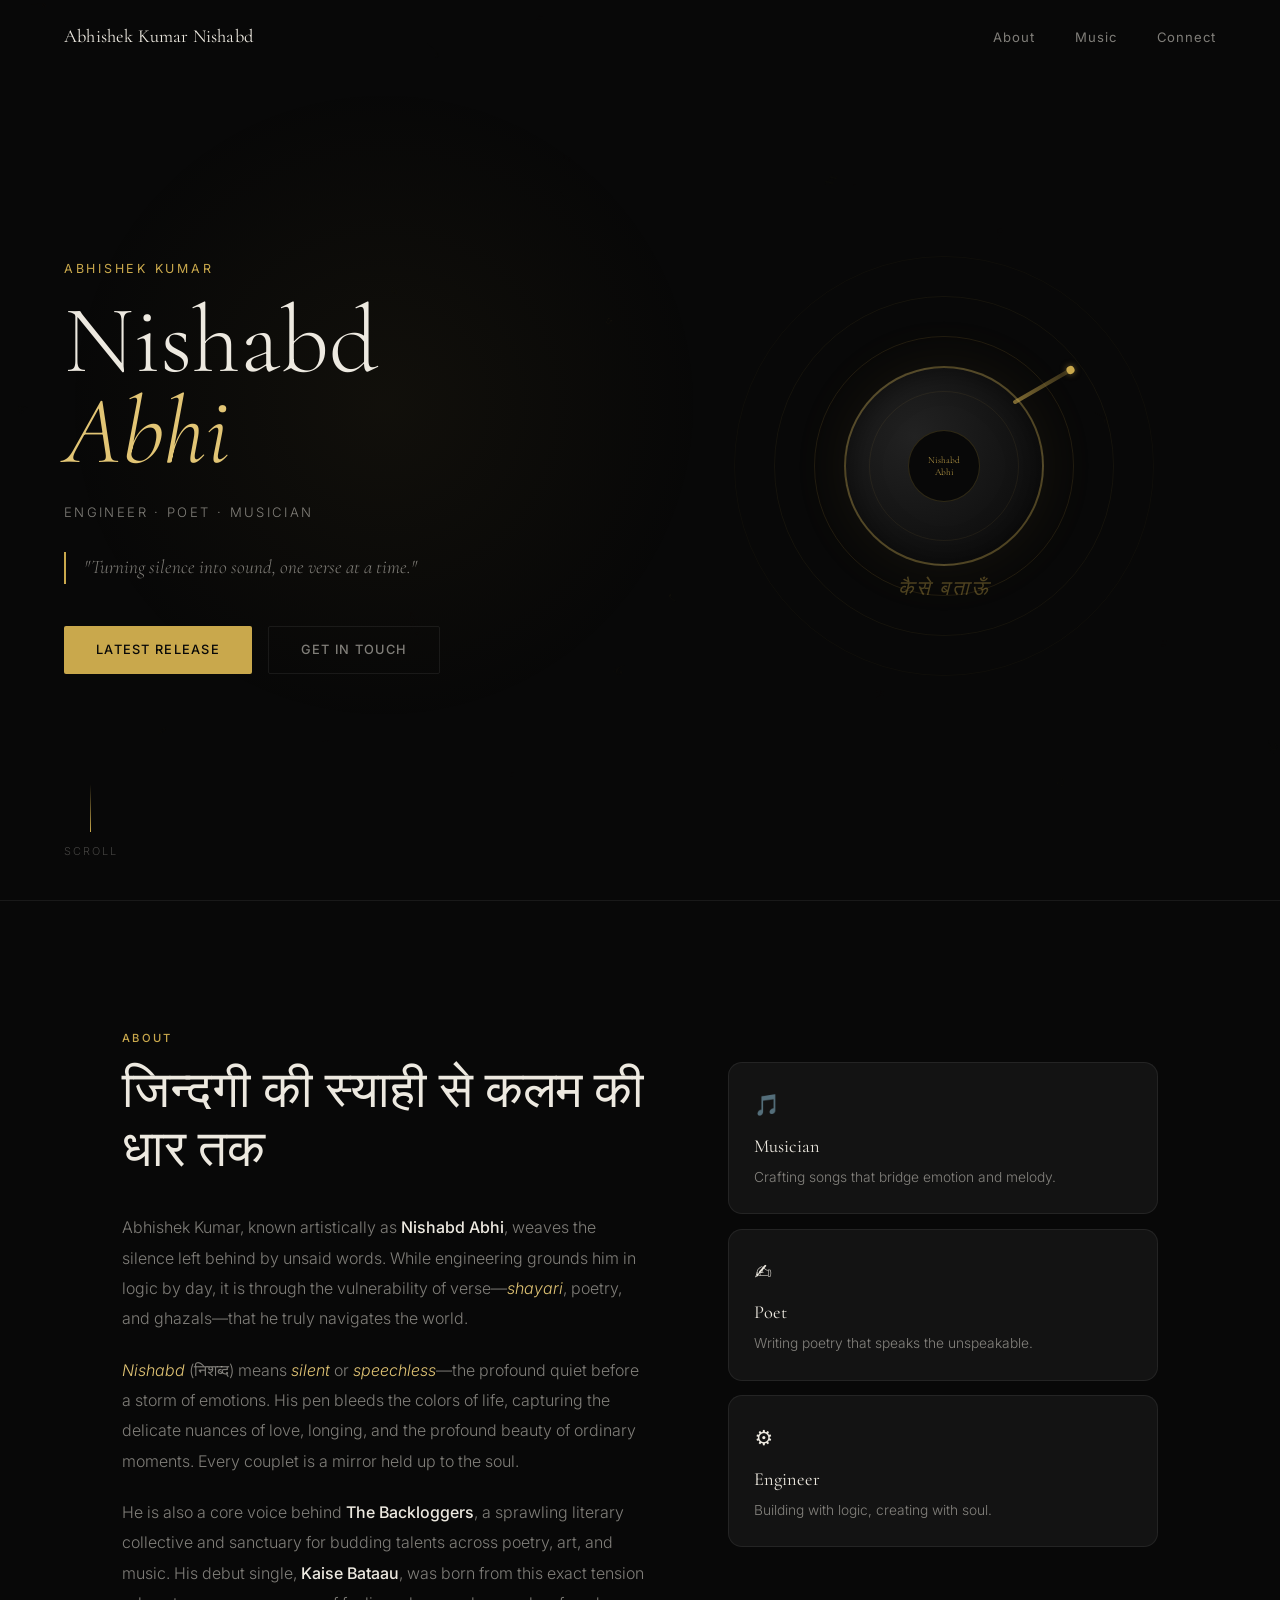
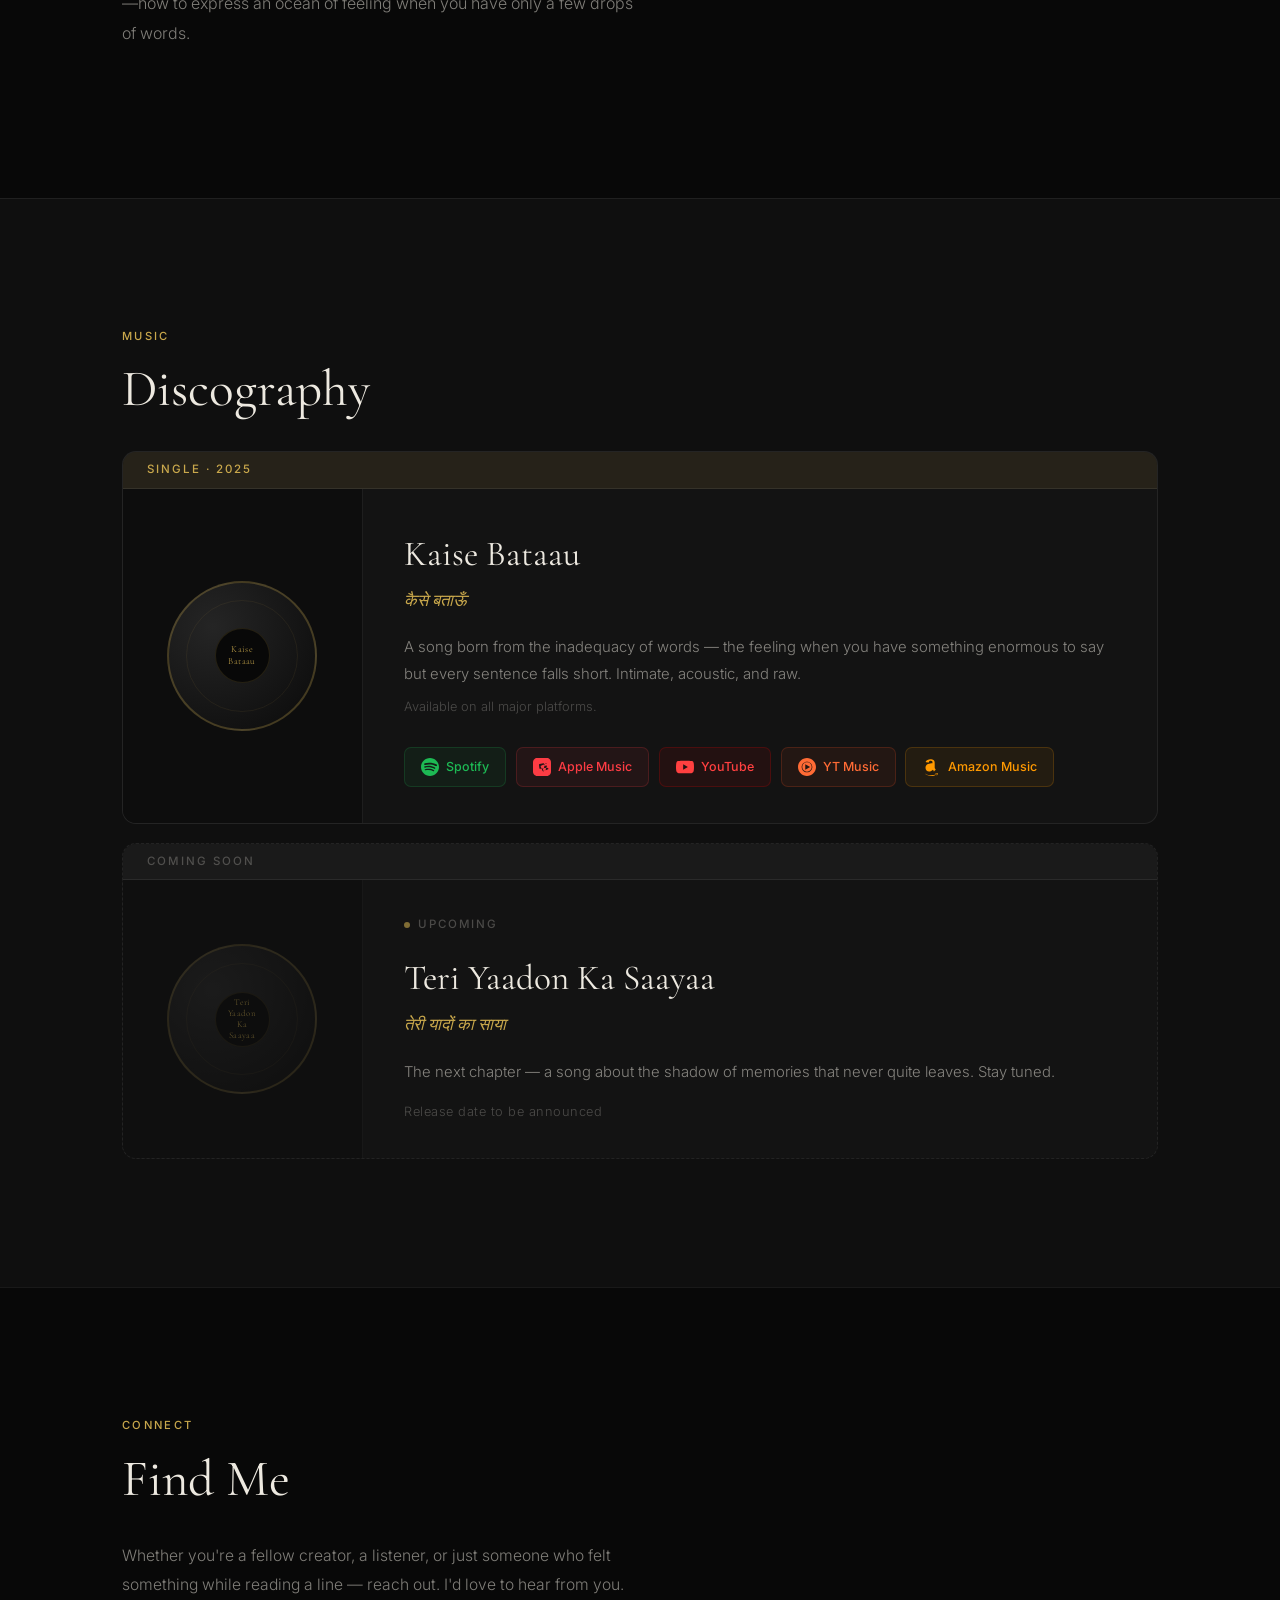
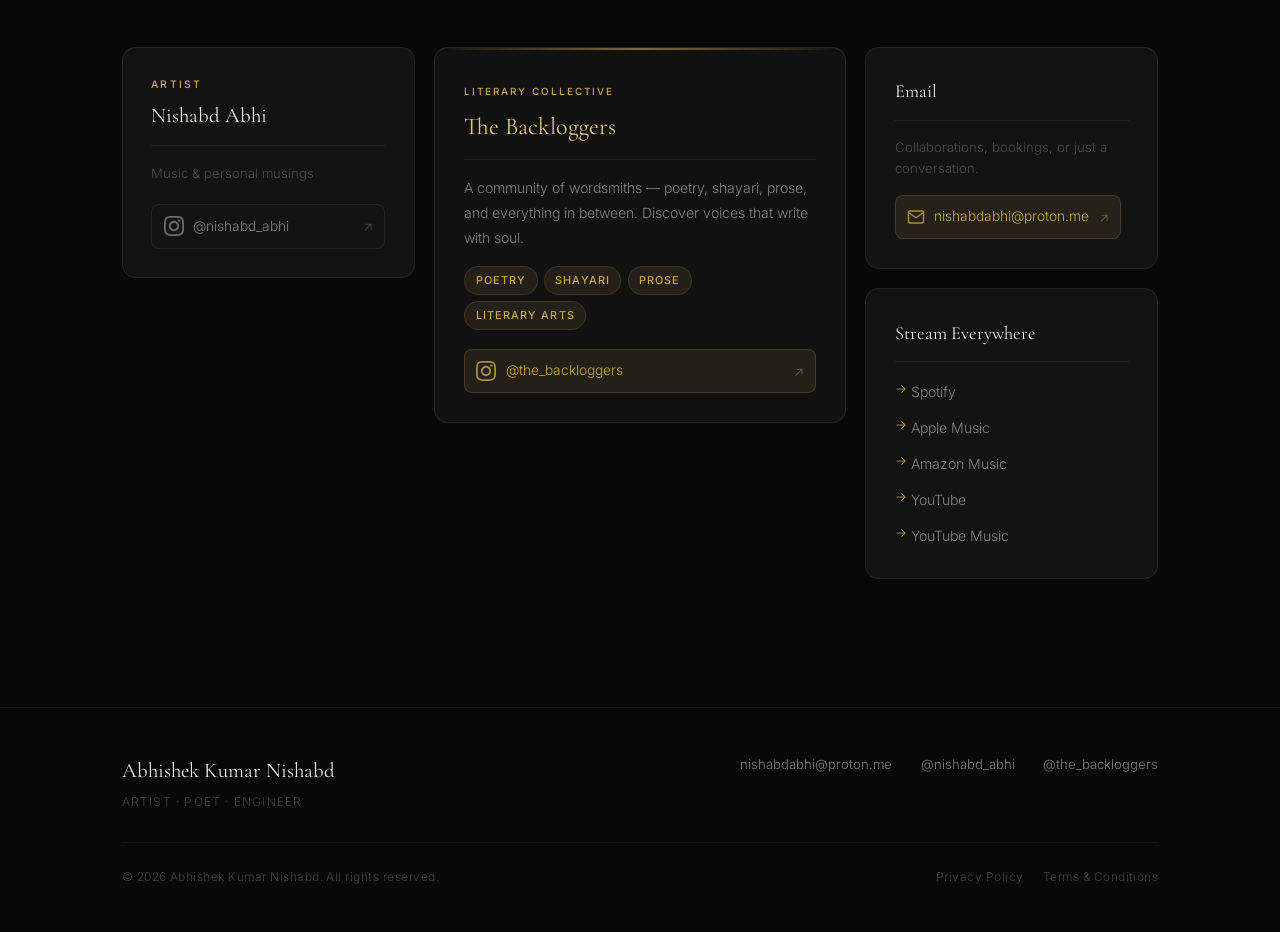
<file: index.html>
<!DOCTYPE html>
<html lang="en">
<head>
  <meta charset="UTF-8" />
  <meta name="viewport" content="width=device-width, initial-scale=1.0" />
  <title>Abhishek Kumar Nishabd — Artist · Poet · Engineer</title>
  <meta name="description" content="Official website of Abhishek Kumar Nishabd — an engineer who turns silence into sound and thoughts into poetry. Listen to Kaise Bataau now." />
  <meta name="author" content="Abhishek Kumar Nishabd" />
  <meta property="og:title" content="Abhishek Kumar Nishabd — Artist · Poet · Engineer" />
  <meta property="og:description" content="An engineer who writes poetry and songs. Listen to the debut release 'Kaise Bataau'." />
  <meta property="og:type" content="website" />

  <!-- Google Fonts -->
  <link rel="preconnect" href="https://fonts.googleapis.com" />
  <link rel="preconnect" href="https://fonts.gstatic.com" crossorigin />
  <link href="https://fonts.googleapis.com/css2?family=Cormorant+Garamond:ital,wght@0,300;0,400;0,500;1,300;1,400&family=Inter:wght@300;400;500&display=swap" rel="stylesheet" />

  <link rel="stylesheet" href="style.css" />
</head>
<body>

  <!-- ============ CURSOR-REACTIVE MUSIC PARTICLES ============ -->
  <canvas id="musicCanvas"></canvas>

  <!-- ============ NAV ============ -->
  <nav class="nav" id="nav">
    <div class="nav-inner">
      <a href="#hero" class="nav-logo">Abhishek Kumar Nishabd</a>
      <ul class="nav-links">
        <li><a href="#about">About</a></li>
        <li><a href="#music">Music</a></li>
        <li><a href="#connect">Connect</a></li>
      </ul>
      <button class="nav-hamburger" id="hamburger" aria-label="Toggle menu">
        <span></span><span></span><span></span>
      </button>
    </div>
    <!-- mobile menu -->
    <div class="mobile-menu" id="mobileMenu">
      <a href="#about" class="mobile-link">About</a>
      <a href="#music" class="mobile-link">Music</a>
      <a href="#connect" class="mobile-link">Connect</a>
    </div>
  </nav>

  <!-- ============ HERO ============ -->
  <section class="hero" id="hero">
    <div class="hero-bg-glow"></div>
    <div class="hero-layout">
      <div class="hero-content">
        <p class="hero-eyebrow">Abhishek Kumar</p>
        <h1 class="hero-title">Nishabd<br /><em>Abhi</em></h1>
        <p class="hero-tagline">Engineer&nbsp;·&nbsp;Poet&nbsp;·&nbsp;Musician</p>
        <p class="hero-quote">"Turning silence into sound, one verse at a time."</p>
        <div class="hero-cta">
          <a href="#music" class="btn btn-primary">Latest Release</a>
          <a href="#connect" class="btn btn-ghost">Get in Touch</a>
        </div>
      </div>

      <!-- Right-side decorative visual -->
      <div class="hero-visual" aria-hidden="true">
        <div class="hero-visual-ring hero-ring-1"></div>
        <div class="hero-visual-ring hero-ring-2"></div>
        <div class="hero-visual-ring hero-ring-3"></div>
        <div class="hero-vinyl">
          <div class="hero-vinyl-inner">
            <div class="hero-vinyl-groove"></div>
            <div class="hero-vinyl-center">
              <span class="hero-vinyl-label">Nishabd<br/>Abhi</span>
            </div>
          </div>
          <div class="hero-needle"></div>
        </div>
        <p class="hero-visual-text">कैसे बताऊँ</p>
      </div>
    </div>

    <div class="hero-scroll-hint">
      <span class="scroll-line"></span>
      <span class="scroll-label">scroll</span>
    </div>
  </section>

  <!-- ============ ABOUT ============ -->
  <section class="about" id="about">
    <div class="container">
      <div class="section-label">About</div>
      <div class="about-grid">
        <div class="about-text">
          <h2 class="section-heading">जिन्दगी की स्याही से कलम की धार तक</h2>
          <p>
            Abhishek Kumar, known artistically as <strong>Nishabd Abhi</strong>, weaves the silence left behind by unsaid words. While engineering grounds him in logic by day, it is through the vulnerability of verse—<em>shayari</em>, poetry, and ghazals—that he truly navigates the world.
          </p>
          <p>
            <em>Nishabd</em> (निशब्द) means <em>silent</em> or <em>speechless</em>—the profound quiet before a storm of emotions. His pen bleeds the colors of life, capturing the delicate nuances of love, longing, and the profound beauty of ordinary moments. Every couplet is a mirror held up to the soul.
          </p>
          <p>
            He is also a core voice behind <strong>The Backloggers</strong>, a sprawling literary collective and sanctuary for budding talents across poetry, art, and music. His debut single, <strong>Kaise Bataau</strong>, was born from this exact tension—how to express an ocean of feeling when you have only a few drops of words.
          </p>
        </div>
        <div class="about-aside">
          <div class="about-card">
            <div class="about-card-icon">🎵</div>
            <h3>Musician</h3>
            <p>Crafting songs that bridge emotion and melody.</p>
          </div>
          <div class="about-card">
            <div class="about-card-icon">✍️</div>
            <h3>Poet</h3>
            <p>Writing poetry that speaks the unspeakable.</p>
          </div>
          <div class="about-card">
            <div class="about-card-icon">⚙️</div>
            <h3>Engineer</h3>
            <p>Building with logic, creating with soul.</p>
          </div>
        </div>
      </div>
    </div>
  </section>

  <!-- ============ MUSIC ============ -->
  <section class="music" id="music">
    <div class="container">
      <div class="section-label">Music</div>
      <h2 class="section-heading">Discography</h2>

      <!-- Released -->
      <div class="release-card">
        <div class="release-badge">Single · 2025</div>
        <div class="release-body">
          <div class="release-art">
            <div class="release-art-inner">
              <div class="vinyl-ring"></div>
              <div class="vinyl-center">
                <span class="vinyl-title">Kaise<br/>Bataau</span>
              </div>
            </div>
          </div>
          <div class="release-info">
            <h3 class="release-title">Kaise Bataau</h3>
            <p class="release-sub">कैसे बताऊँ</p>
            <p class="release-desc">
              A song born from the inadequacy of words — the feeling when you have something
              enormous to say but every sentence falls short. Intimate, acoustic, and raw.
            </p>
            <p class="release-desc-secondary">Available on all major platforms.</p>

            <div class="stream-links">
              <a id="stream-spotify" href="https://open.spotify.com/track/0jNqiE1kj30QKEL3ctD4OU" target="_blank" rel="noopener" class="stream-btn stream-spotify" aria-label="Listen on Spotify">
                <svg viewBox="0 0 24 24" fill="currentColor" width="18" height="18"><path d="M12 0C5.373 0 0 5.373 0 12s5.373 12 12 12 12-5.373 12-12S18.627 0 12 0zm5.516 17.32c-.22.356-.69.47-1.046.25-2.867-1.754-6.473-2.15-10.72-1.175-.41.094-.82-.16-.914-.57-.096-.41.16-.82.57-.914 4.645-1.06 8.63-.604 11.86 1.363.356.22.47.69.25 1.046zm1.47-3.27c-.278.445-.864.585-1.308.308-3.28-2.016-8.28-2.6-12.163-1.423-.505.153-1.036-.13-1.19-.634-.153-.505.13-1.036.634-1.19 4.43-1.343 9.933-.692 13.72 1.63.444.278.584.864.306 1.308zm.127-3.406C15.6 8.39 9.404 8.186 5.71 9.296c-.6.183-1.234-.152-1.417-.753-.182-.6.153-1.234.754-1.417 4.27-1.297 11.364-1.047 15.848 1.643.54.32.718 1.018.397 1.558-.32.54-1.018.718-1.558.397z"/></svg>
                Spotify
              </a>
              <a id="stream-apple" href="https://music.apple.com/ca/song/kaise-bataau/1828561897" target="_blank" rel="noopener" class="stream-btn stream-apple" aria-label="Listen on Apple Music">
                <svg viewBox="0 0 24 24" fill="currentColor" width="18" height="18"><path d="M23.994 6.124a9.23 9.23 0 00-.24-2.19c-.317-1.31-1.062-2.31-2.18-3.043a6.733 6.733 0 00-1.88-.77c-.54-.123-1.11-.192-1.64-.213-.03-.001-.56-.007-.92-.01H6.854c-.36.003-.89.01-.92.01-.53.02-1.1.09-1.64.213a6.733 6.733 0 00-1.88.77C1.297 1.625.553 2.623.24 3.934A9.23 9.23 0 000 6.124c-.001.04-.006.55-.006.92v9.912c0 .37.005.88.006.92a9.23 9.23 0 00.24 2.19c.317 1.31 1.062 2.31 2.18 3.043a6.733 6.733 0 001.88.77c.54.123 1.11.192 1.64.213.03.001.56.007.92.01h10.274c.36-.003.89-.01.92-.01.53-.02 1.1-.09 1.64-.213a6.733 6.733 0 001.88-.77c1.118-.734 1.863-1.734 2.18-3.044a9.23 9.23 0 00.24-2.19c.001-.04.006-.55.006-.92V7.044c0-.37-.005-.88-.006-.92zM15.7 7.66l-1.02 5.51c-.02.12-.07.22-.15.3-.08.07-.18.12-.29.14l-4.66.77c-.52.08-.99-.3-1.07-.82L7.96 9.01c-.08-.53.3-1.01.83-1.09l5.07-.84c.53-.09 1.01.3 1.09.83l.33 2c.04.22.18.41.38.51.2.1.44.12.65.04l1.01-.4c.47-.18.97.07 1.15.54.08.24.05.49-.07.7l-.73 1.27a1.3 1.3 0 01-1.16.65l-3.49.22.61 3.68 3.1-.51.57-3.08c.04-.24.19-.45.4-.57.21-.12.45-.15.68-.07l1.52.6c.49.19.73.74.54 1.23-.08.19-.22.35-.4.44l-5.94 2.65c-.48.22-1.06 0-1.27-.49l-2.6-5.84c-.21-.48 0-1.06.49-1.27l6.47-2.89c.37-.16.78-.06 1.03.24.14.17.2.37.19.58z"/></svg>
                Apple Music
              </a>
              <a id="stream-youtube" href="https://www.youtube.com/watch?v=9jtlNdIEwYU" target="_blank" rel="noopener" class="stream-btn stream-youtube" aria-label="Watch on YouTube">
                <svg viewBox="0 0 24 24" fill="currentColor" width="18" height="18"><path d="M23.498 6.186a3.016 3.016 0 00-2.122-2.136C19.505 3.545 12 3.545 12 3.545s-7.505 0-9.377.505A3.017 3.017 0 00.502 6.186C0 8.07 0 12 0 12s0 3.93.502 5.814a3.016 3.016 0 002.122 2.136c1.871.505 9.376.505 9.376.505s7.505 0 9.377-.505a3.015 3.015 0 002.122-2.136C24 15.93 24 12 24 12s0-3.93-.502-5.814zM9.545 15.568V8.432L15.818 12l-6.273 3.568z"/></svg>
                YouTube
              </a>
              <a id="stream-ytmusic" href="https://music.youtube.com/watch?v=xY3su2y33vU" target="_blank" rel="noopener" class="stream-btn stream-ytmusic" aria-label="Listen on YouTube Music">
                <svg viewBox="0 0 24 24" fill="currentColor" width="18" height="18"><path d="M12 0C5.376 0 0 5.376 0 12s5.376 12 12 12 12-5.376 12-12S18.624 0 12 0zm0 19.104c-3.924 0-7.104-3.18-7.104-7.104S8.076 4.896 12 4.896s7.104 3.18 7.104 7.104-3.18 7.104-7.104 7.104zm0-13.332c-3.432 0-6.228 2.796-6.228 6.228S8.568 18.228 12 18.228s6.228-2.796 6.228-6.228S15.432 5.772 12 5.772zM9.684 15.54V8.46L16.2 12l-6.516 3.54z"/></svg>
                YT Music
              </a>
              <a id="stream-amazon" href="https://music.amazon.in/albums/B0FJPKYNHW" target="_blank" rel="noopener" class="stream-btn stream-amazon" aria-label="Listen on Amazon Music">
                <svg viewBox="0 0 24 24" fill="currentColor" width="18" height="18"><path d="M13.958 10.09c0 1.232.029 2.256-.591 3.351-.502.891-1.301 1.438-2.186 1.438-1.214 0-1.922-.924-1.922-2.292 0-2.692 2.415-3.182 4.699-3.182v.685zm3.186 7.705c-.209.189-.512.201-.745.074-1.047-.872-1.234-1.276-1.814-2.106-1.734 1.768-2.962 2.297-5.209 2.297-2.66 0-4.731-1.641-4.731-4.925 0-2.565 1.391-4.309 3.37-5.164 1.715-.754 4.11-.891 5.942-1.095V6.44c0-.677.051-1.477-.344-2.064-.394-.537-1.149-.759-1.82-.759-1.236 0-2.342.634-2.611 1.949-.056.288-.274.573-.575.587l-3.213-.346c-.271-.063-.566-.29-.491-.712C5.548 2.595 8.578 1.5 11.287 1.5c1.409 0 3.266.375 4.379 1.441 1.409 1.315 1.274 3.064 1.274 4.971v4.5c0 1.353.562 1.95 1.089 2.681.188.255.227.559-.012.761l-2.873 2.441-.001-.02.001.02zm1.845 4.212C17.17 23.49 14.503 24 12.23 24 9.042 24 6.232 22.963 4.09 21.12c-.194-.167-.022-.399.212-.268 2.316 1.349 5.178 2.161 8.131 2.161 2.143 0 4.569-.452 6.77-1.378.317-.138.578.214.286.446-.139.114-.282.224-.5.326zm1.019-1.137c-.265-.349-1.758-.165-2.43-.083-.198.025-.232-.156-.051-.289 1.19-.836 3.141-.595 3.366-.314.225.282-.059 2.213-1.176 3.136-.171.147-.335.069-.259-.124.251-.624.81-2.026.55-2.326z"/></svg>
                Amazon Music
              </a>
            </div>
          </div>
        </div>
      </div>

      <!-- Coming Soon -->
      <div class="release-card release-coming-soon">
        <div class="release-badge release-badge-soon">Coming Soon</div>
        <div class="release-body release-body-soon">
          <div class="release-art release-art-soon">
            <div class="release-art-inner release-art-inner-paused">
              <div class="vinyl-ring"></div>
              <div class="vinyl-center">
                <span class="vinyl-title" style="font-size:0.55rem">Teri<br/>Yaadon<br/>Ka<br/>Saayaa</span>
              </div>
            </div>
          </div>
          <div class="release-info">
            <div class="coming-soon-tag">
              <span class="cs-dot"></span> Upcoming
            </div>
            <h3 class="release-title">Teri Yaadon Ka Saayaa</h3>
            <p class="release-sub">तेरी यादों का साया</p>
            <p class="release-desc">
              The next chapter — a song about the shadow of memories that never quite leaves.
              Stay tuned.
            </p>
            <p class="release-coming-date">Release date to be announced</p>
          </div>
        </div>
      </div>

    </div>
  </section>

  <!-- ============ CONNECT ============ -->
  <section class="connect" id="connect">
    <div class="container">
      <div class="section-label">Connect</div>
      <h2 class="section-heading">Find Me</h2>
      <p class="connect-sub">
        Whether you're a fellow creator, a listener, or just someone who felt something while
        reading a line — reach out. I'd love to hear from you.
      </p>

      <div class="connect-grid">

        <!-- Primary: personal -->
        <div class="connect-card connect-card-personal">
          <div class="connect-card-header">
            <span class="connect-card-badge">Artist</span>
            <h3>Nishabd Abhi</h3>
          </div>
          <p class="connect-card-desc">Music &amp; personal musings</p>
          <a id="insta-nishabd" href="https://www.instagram.com/nishabd_abhi/" target="_blank" rel="noopener" class="social-link social-link-primary">
            <span class="social-icon">
              <svg viewBox="0 0 24 24" fill="currentColor" width="20" height="20"><path d="M12 2.163c3.204 0 3.584.012 4.85.07 3.252.148 4.771 1.691 4.919 4.919.058 1.265.069 1.645.069 4.849 0 3.205-.012 3.584-.069 4.849-.149 3.225-1.664 4.771-4.919 4.919-1.266.058-1.644.07-4.85.07-3.204 0-3.584-.012-4.849-.07-3.26-.149-4.771-1.699-4.919-4.92-.058-1.265-.07-1.644-.07-4.849 0-3.204.013-3.583.07-4.849.149-3.227 1.664-4.771 4.919-4.919 1.266-.057 1.645-.069 4.849-.069zm0-2.163c-3.259 0-3.667.014-4.947.072-4.358.2-6.78 2.618-6.98 6.98-.059 1.281-.073 1.689-.073 4.948 0 3.259.014 3.668.072 4.948.2 4.358 2.618 6.78 6.98 6.98 1.281.058 1.689.072 4.948.072 3.259 0 3.668-.014 4.948-.072 4.354-.2 6.782-2.618 6.979-6.98.059-1.28.073-1.689.073-4.948 0-3.259-.014-3.667-.072-4.947-.196-4.354-2.617-6.78-6.979-6.98-1.281-.059-1.69-.073-4.949-.073zm0 5.838c-3.403 0-6.162 2.759-6.162 6.162s2.759 6.163 6.162 6.163 6.162-2.759 6.162-6.163c0-3.403-2.759-6.162-6.162-6.162zm0 10.162c-2.209 0-4-1.79-4-4 0-2.209 1.791-4 4-4s4 1.791 4 4c0 2.21-1.791 4-4 4zm6.406-11.845c-.796 0-1.441.645-1.441 1.44s.645 1.44 1.441 1.44c.795 0 1.439-.645 1.439-1.44s-.644-1.44-1.439-1.44z"/></svg>
            </span>
            @nishabd_abhi
            <span class="social-arrow">↗</span>
          </a>
        </div>

        <!-- Backloggers — featured -->
        <div class="connect-card connect-card-backloggers">
          <div class="backloggers-header">
            <span class="backloggers-badge">Literary Collective</span>
            <h3>The Backloggers</h3>
          </div>
          <p class="backloggers-tagline">
            A community of wordsmiths — poetry, shayari, prose, and everything in between.
            Discover voices that write with soul.
          </p>
          <div class="backloggers-tags">
            <span class="tag">Poetry</span>
            <span class="tag">Shayari</span>
            <span class="tag">Prose</span>
            <span class="tag">Literary Arts</span>
          </div>
          <a id="insta-backloggers" href="https://www.instagram.com/the_backloggers/" target="_blank" rel="noopener" class="social-link social-link-highlight">
            <span class="social-icon">
              <svg viewBox="0 0 24 24" fill="currentColor" width="20" height="20"><path d="M12 2.163c3.204 0 3.584.012 4.85.07 3.252.148 4.771 1.691 4.919 4.919.058 1.265.069 1.645.069 4.849 0 3.205-.012 3.584-.069 4.849-.149 3.225-1.664 4.771-4.919 4.919-1.266.058-1.644.07-4.85.07-3.204 0-3.584-.012-4.849-.07-3.26-.149-4.771-1.699-4.919-4.92-.058-1.265-.07-1.644-.07-4.849 0-3.204.013-3.583.07-4.849.149-3.227 1.664-4.771 4.919-4.919 1.266-.057 1.645-.069 4.849-.069zm0-2.163c-3.259 0-3.667.014-4.947.072-4.358.2-6.78 2.618-6.98 6.98-.059 1.281-.073 1.689-.073 4.948 0 3.259.014 3.668.072 4.948.2 4.358 2.618 6.78 6.98 6.98 1.281.058 1.689.072 4.948.072 3.259 0 3.668-.014 4.948-.072 4.354-.2 6.782-2.618 6.979-6.98.059-1.28.073-1.689.073-4.948 0-3.259-.014-3.667-.072-4.947-.196-4.354-2.617-6.78-6.979-6.98-1.281-.059-1.69-.073-4.949-.073zm0 5.838c-3.403 0-6.162 2.759-6.162 6.162s2.759 6.163 6.162 6.163 6.162-2.759 6.162-6.163c0-3.403-2.759-6.162-6.162-6.162zm0 10.162c-2.209 0-4-1.79-4-4 0-2.209 1.791-4 4-4s4 1.791 4 4c0 2.21-1.791 4-4 4zm6.406-11.845c-.796 0-1.441.645-1.441 1.44s.645 1.44 1.441 1.44c.795 0 1.439-.645 1.439-1.44s-.644-1.44-1.439-1.44z"/></svg>
            </span>
            @the_backloggers
            <span class="social-arrow">↗</span>
          </a>
        </div>

        <!-- Right column: email + stream -->
        <div class="connect-right-col">
          <div class="connect-card connect-email-card">
            <h3>Email</h3>
            <p class="connect-email-hint">Collaborations, bookings, or just a conversation.</p>
            <a id="email-link" href="mailto:nishabdabhi@proton.me" class="social-link social-link-highlight" style="display: inline-flex; width: fit-content; gap: 0.6rem;">
              <span class="social-icon">
                <svg width="18" height="18" viewBox="0 0 24 24" fill="none" stroke="currentColor" stroke-width="2" stroke-linecap="round" stroke-linejoin="round"><path d="M4 4h16c1.1 0 2 .9 2 2v12c0 1.1-.9 2-2 2H4c-1.1 0-2-.9-2-2V6c0-1.1.9-2 2-2z"></path><polyline points="22,6 12,13 2,6"></polyline></svg>
              </span>
              nishabdabhi@proton.me
              <span class="social-arrow">↗</span>
            </a>
          </div>

          <div class="connect-card">
            <h3>Stream Everywhere</h3>
            <ul class="platform-list">
              <li><a href="https://open.spotify.com/track/0jNqiE1kj30QKEL3ctD4OU" target="_blank" rel="noopener">Spotify</a></li>
              <li><a href="https://music.apple.com/ca/song/kaise-bataau/1828561897" target="_blank" rel="noopener">Apple Music</a></li>
              <li><a href="https://music.amazon.in/albums/B0FJPKYNHW" target="_blank" rel="noopener">Amazon Music</a></li>
              <li><a href="https://www.youtube.com/watch?v=9jtlNdIEwYU" target="_blank" rel="noopener">YouTube</a></li>
              <li><a href="https://music.youtube.com/watch?v=xY3su2y33vU" target="_blank" rel="noopener">YouTube Music</a></li>
            </ul>
          </div>
        </div>

      </div>
    </div>
  </section>

  <!-- ============ FOOTER ============ -->
  <footer class="footer">
    <div class="container">
      <div class="footer-inner">
        <div class="footer-brand">
          <span class="footer-name">Abhishek Kumar Nishabd</span>
          <span class="footer-fullname">Artist · Poet · Engineer</span>
        </div>
        <div class="footer-links">
          <a href="mailto:nishabdabhi@proton.me">nishabdabhi@proton.me</a>
          <a href="https://www.instagram.com/nishabd_abhi/" target="_blank" rel="noopener">@nishabd_abhi</a>
          <a href="https://www.instagram.com/the_backloggers/" target="_blank" rel="noopener">@the_backloggers</a>
        </div>
      </div>
      <div class="footer-bottom" style="display: flex; justify-content: space-between; align-items: center; flex-wrap: wrap; gap: 1rem; border-top: 1px solid rgba(255,255,255,0.05); padding-top: 1.5rem;">
        <div class="footer-copy">
          &copy; <span id="year"></span> Abhishek Kumar Nishabd. All rights reserved.
        </div>
        <div class="footer-legal" style="display: flex; gap: 1.2rem; font-size: 0.75rem;">
          <a href="privacy-policy.html" style="color: var(--text-faint); text-decoration: none; transition: color 0.3s; letter-spacing: 0.04em;">Privacy Policy</a>
          <a href="terms-conditions.html" style="color: var(--text-faint); text-decoration: none; transition: color 0.3s; letter-spacing: 0.04em;">Terms &amp; Conditions</a>
        </div>
      </div>
    </div>
  </footer>

  <script src="script.js"></script>
</body>
</html>
</file>
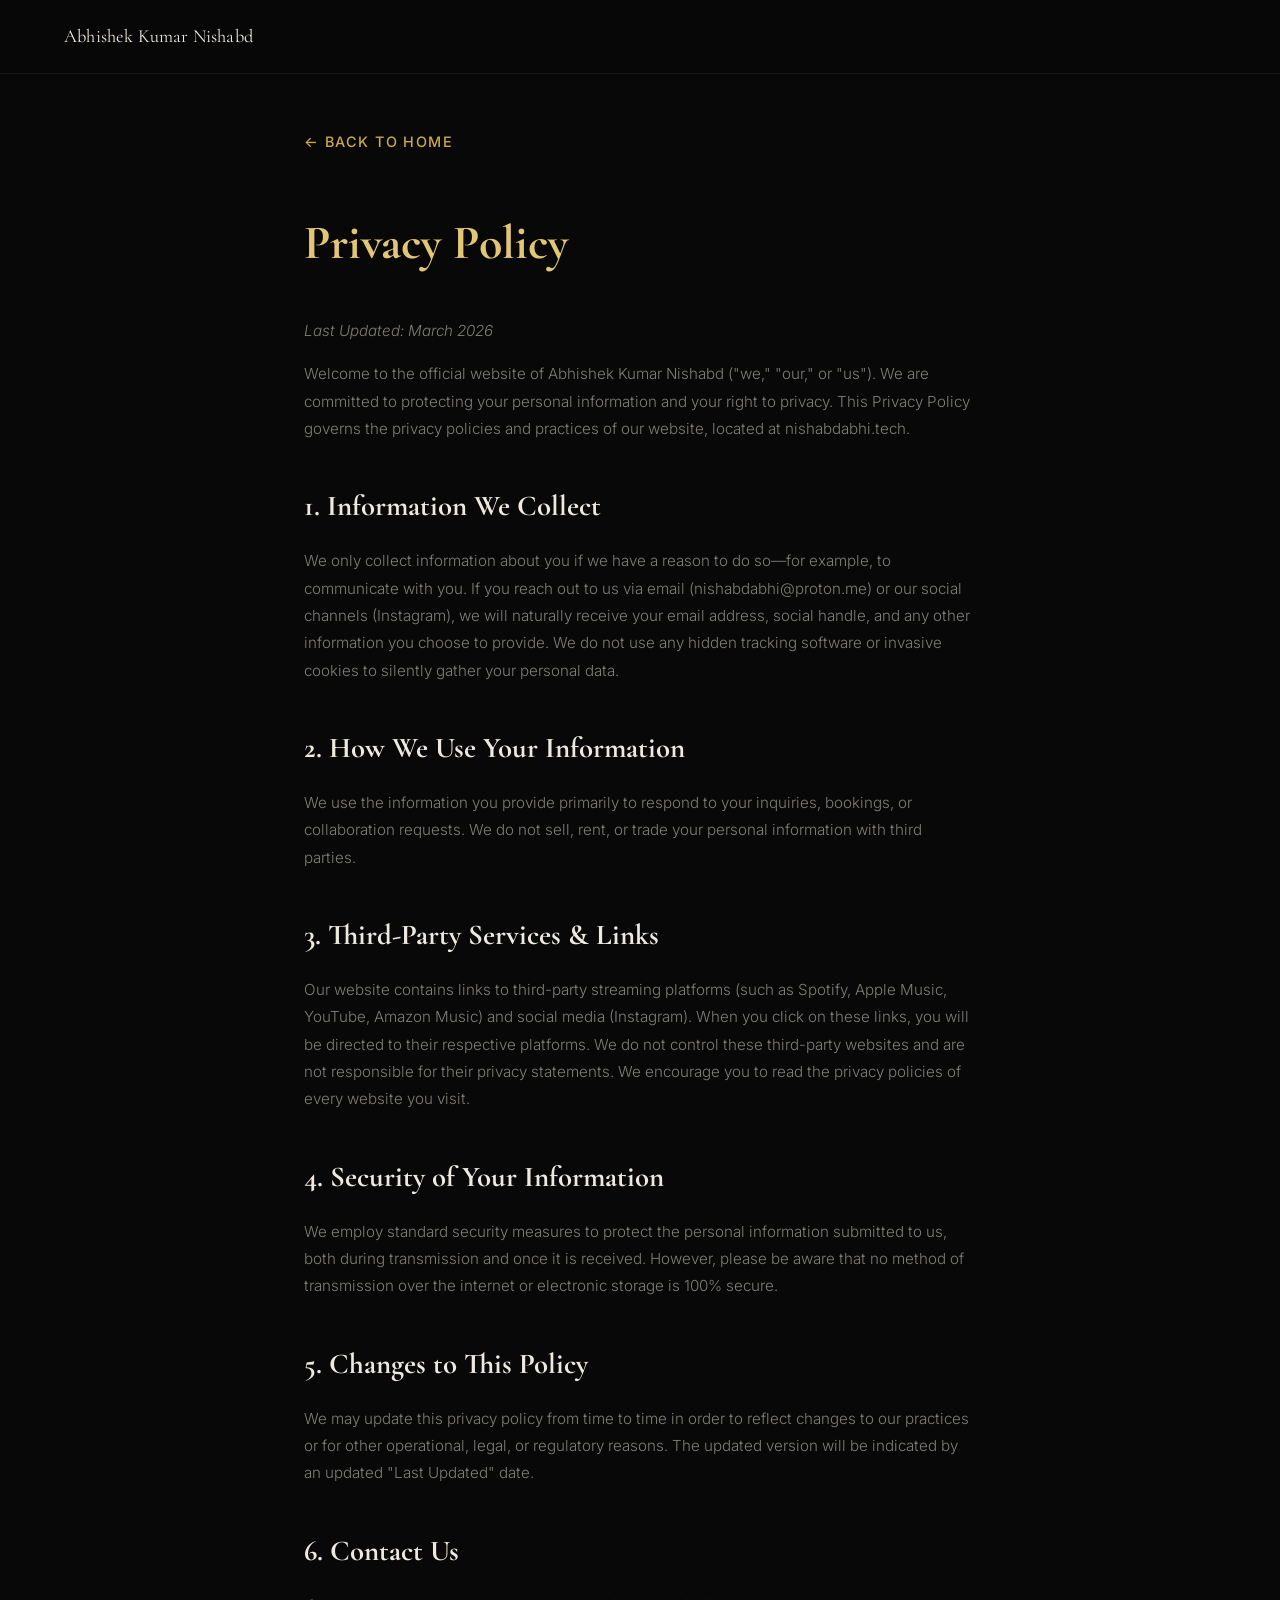
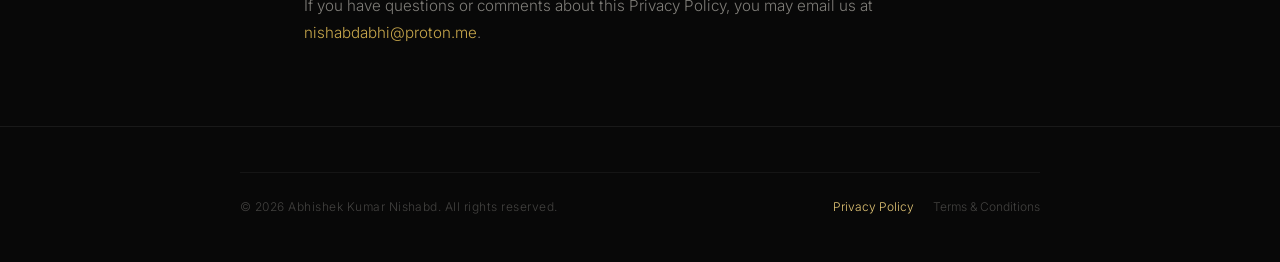
<file: privacy-policy.html>
<!DOCTYPE html>
<html lang="en">

<head>
  <meta charset="UTF-8" />
  <meta name="viewport" content="width=device-width, initial-scale=1.0" />
  <title>Privacy Policy - Abhishek Kumar Nishabd</title>

  <link rel="preconnect" href="https://fonts.googleapis.com" />
  <link rel="preconnect" href="https://fonts.gstatic.com" crossorigin />
  <link
    href="https://fonts.googleapis.com/css2?family=Cormorant+Garamond:ital,wght@0,300;0,400;0,500;1,300;1,400&family=Inter:wght@300;400;500&display=swap"
    rel="stylesheet" />

  <link rel="stylesheet" href="style.css" />
  <style>
    .legal-page {
      padding: 8rem 5% 4rem;
      max-width: 800px;
      margin: 0 auto;
    }

    .legal-content h1 {
      font-family: var(--serif);
      font-size: 3rem;
      color: var(--gold-light);
      margin-bottom: 2rem;
    }

    .legal-content h2 {
      font-family: var(--serif);
      font-size: 1.8rem;
      color: var(--text);
      margin-top: 2.5rem;
      margin-bottom: 1rem;
    }

    .legal-content p {
      color: var(--text-muted);
      line-height: 1.8;
      margin-bottom: 1rem;
      font-size: 0.95rem;
    }

    .legal-content a {
      color: var(--gold);
      text-decoration: none;
    }

    .legal-content a:hover {
      text-decoration: underline;
    }

    .back-nav {
      margin-bottom: 3rem;
    }

    .back-nav a {
      display: inline-flex;
      align-items: center;
      gap: 0.5rem;
      color: var(--gold);
      text-decoration: none;
      font-size: 0.9rem;
      font-weight: 500;
      text-transform: uppercase;
      letter-spacing: 0.1em;
      transition: color var(--transition);
    }

    .back-nav a:hover {
      color: var(--gold-light);
      transform: translateX(-4px);
    }
  </style>
</head>

<body>

  <!-- ============ NAV ============ -->
  <nav class="nav scrolled" id="nav">
    <div class="nav-inner">
      <a href="index.html" class="nav-logo">Abhishek Kumar Nishabd</a>
    </div>
  </nav>

  <div class="legal-page">
    <div class="back-nav">
      <a href="index.html">← Back to Home</a>
    </div>
    <div class="legal-content">
      <h1>Privacy Policy</h1>
      <p><em>Last Updated: March 2026</em></p>

      <p>Welcome to the official website of Abhishek Kumar Nishabd ("we," "our," or "us"). We are committed to
        protecting your personal information and your right to privacy. This Privacy Policy governs the privacy policies
        and practices of our website, located at nishabdabhi.tech.</p>

      <h2>1. Information We Collect</h2>
      <p>We only collect information about you if we have a reason to do so—for example, to communicate with you. If you
        reach out to us via email (nishabdabhi@proton.me) or our social channels (Instagram), we will naturally receive
        your email address, social handle, and any other information you choose to provide. We do not use any hidden
        tracking software or invasive cookies to silently gather your personal data.</p>

      <h2>2. How We Use Your Information</h2>
      <p>We use the information you provide primarily to respond to your inquiries, bookings, or collaboration requests.
        We do not sell, rent, or trade your personal information with third parties.</p>

      <h2>3. Third-Party Services & Links</h2>
      <p>Our website contains links to third-party streaming platforms (such as Spotify, Apple Music, YouTube, Amazon
        Music) and social media (Instagram). When you click on these links, you will be directed to their respective
        platforms. We do not control these third-party websites and are not responsible for their privacy statements. We
        encourage you to read the privacy policies of every website you visit.</p>

      <h2>4. Security of Your Information</h2>
      <p>We employ standard security measures to protect the personal information submitted to us, both during
        transmission and once it is received. However, please be aware that no method of transmission over the internet
        or electronic storage is 100% secure.</p>

      <h2>5. Changes to This Policy</h2>
      <p>We may update this privacy policy from time to time in order to reflect changes to our practices or for other
        operational, legal, or regulatory reasons. The updated version will be indicated by an updated "Last Updated"
        date.</p>

      <h2>6. Contact Us</h2>
      <p>If you have questions or comments about this Privacy Policy, you may email us at <a
          href="mailto:nishabdabhi@proton.me">nishabdabhi@proton.me</a>.</p>
    </div>
  </div>

  <footer class="footer">
    <div class="container" style="max-width: 800px; padding: 0;">
      <div class="footer-bottom"
        style="display: flex; justify-content: space-between; align-items: center; flex-wrap: wrap; gap: 1rem; border-top: 1px solid rgba(255,255,255,0.05); padding-top: 1.5rem;">
        <div class="footer-copy">
          &copy; <span id="year"></span> Abhishek Kumar Nishabd. All rights reserved.
        </div>
        <div class="footer-legal" style="display: flex; gap: 1.2rem; font-size: 0.75rem;">
          <a href="privacy-policy.html" style="color: var(--gold-light); text-decoration: none;">Privacy Policy</a>
          <a href="terms-conditions.html"
            style="color: var(--text-faint); text-decoration: none; transition: color 0.3s;">Terms & Conditions</a>
        </div>
      </div>
    </div>
  </footer>
  <script>document.getElementById('year').textContent = new Date().getFullYear();</script>
</body>

</html>
</file>
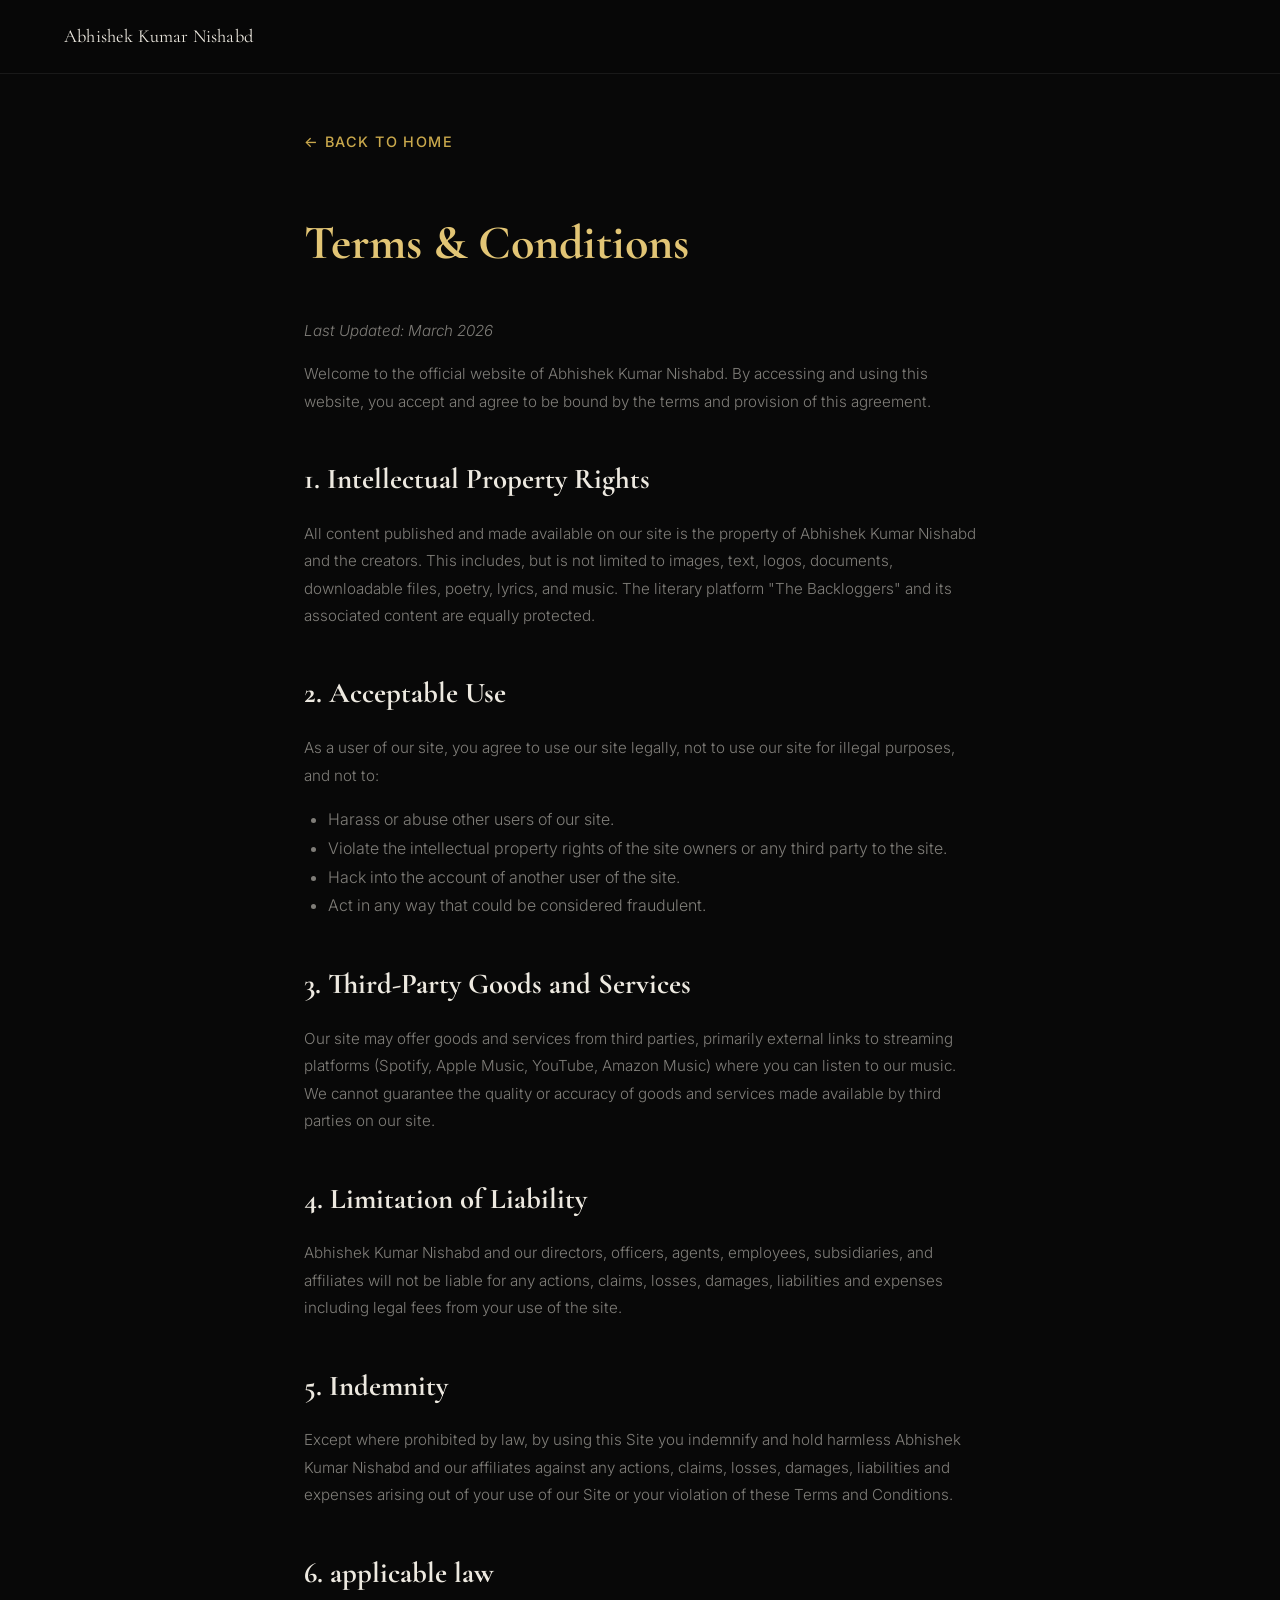
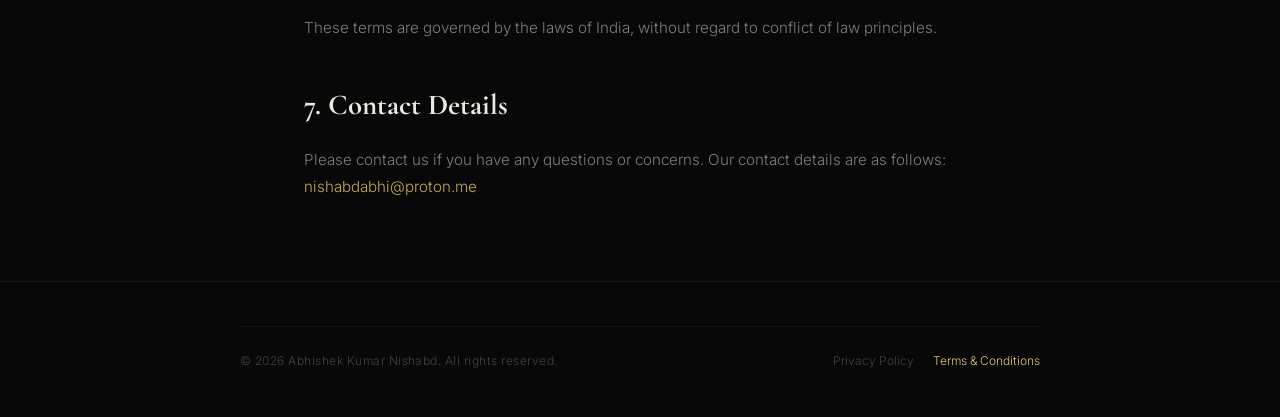
<file: terms-conditions.html>
<!DOCTYPE html>
<html lang="en">
<head>
  <meta charset="UTF-8" />
  <meta name="viewport" content="width=device-width, initial-scale=1.0" />
  <title>Terms & Conditions - Abhishek Kumar Nishabd</title>
  
  <link rel="preconnect" href="https://fonts.googleapis.com" />
  <link rel="preconnect" href="https://fonts.gstatic.com" crossorigin />
  <link href="https://fonts.googleapis.com/css2?family=Cormorant+Garamond:ital,wght@0,300;0,400;0,500;1,300;1,400&family=Inter:wght@300;400;500&display=swap" rel="stylesheet" />

  <link rel="stylesheet" href="style.css" />
  <style>
    .legal-page { padding: 8rem 5% 4rem; max-width: 800px; margin: 0 auto; }
    .legal-content h1 { font-family: var(--serif); font-size: 3rem; color: var(--gold-light); margin-bottom: 2rem; }
    .legal-content h2 { font-family: var(--serif); font-size: 1.8rem; color: var(--text); margin-top: 2.5rem; margin-bottom: 1rem; }
    .legal-content p { color: var(--text-muted); line-height: 1.8; margin-bottom: 1rem; font-size: 0.95rem; }
    .legal-content ul { color: var(--text-muted); margin-bottom: 1rem; padding-left: 1.5rem; line-height: 1.8; }
    .legal-content a { color: var(--gold); text-decoration: none; }
    .legal-content a:hover { text-decoration: underline; }
    .back-nav { margin-bottom: 3rem; }
    .back-nav a { display: inline-flex; align-items: center; gap: 0.5rem; color: var(--gold); text-decoration: none; font-size: 0.9rem; font-weight: 500; text-transform: uppercase; letter-spacing: 0.1em; transition: color var(--transition); }
    .back-nav a:hover { color: var(--gold-light); transform: translateX(-4px); }
  </style>
</head>
<body>

  <!-- ============ NAV ============ -->
  <nav class="nav scrolled" id="nav">
    <div class="nav-inner">
      <a href="index.html" class="nav-logo">Abhishek Kumar Nishabd</a>
    </div>
  </nav>

  <div class="legal-page">
    <div class="back-nav">
      <a href="index.html">← Back to Home</a>
    </div>
    <div class="legal-content">
      <h1>Terms & Conditions</h1>
      <p><em>Last Updated: March 2026</em></p>
      
      <p>Welcome to the official website of Abhishek Kumar Nishabd. By accessing and using this website, you accept and agree to be bound by the terms and provision of this agreement.</p>

      <h2>1. Intellectual Property Rights</h2>
      <p>All content published and made available on our site is the property of Abhishek Kumar Nishabd and the creators. This includes, but is not limited to images, text, logos, documents, downloadable files, poetry, lyrics, and music. The literary platform "The Backloggers" and its associated content are equally protected.</p>
      
      <h2>2. Acceptable Use</h2>
      <p>As a user of our site, you agree to use our site legally, not to use our site for illegal purposes, and not to:</p>
      <ul>
        <li>Harass or abuse other users of our site.</li>
        <li>Violate the intellectual property rights of the site owners or any third party to the site.</li>
        <li>Hack into the account of another user of the site.</li>
        <li>Act in any way that could be considered fraudulent.</li>
      </ul>

      <h2>3. Third-Party Goods and Services</h2>
      <p>Our site may offer goods and services from third parties, primarily external links to streaming platforms (Spotify, Apple Music, YouTube, Amazon Music) where you can listen to our music. We cannot guarantee the quality or accuracy of goods and services made available by third parties on our site.</p>

      <h2>4. Limitation of Liability</h2>
      <p>Abhishek Kumar Nishabd and our directors, officers, agents, employees, subsidiaries, and affiliates will not be liable for any actions, claims, losses, damages, liabilities and expenses including legal fees from your use of the site.</p>

      <h2>5. Indemnity</h2>
      <p>Except where prohibited by law, by using this Site you indemnify and hold harmless Abhishek Kumar Nishabd and our affiliates against any actions, claims, losses, damages, liabilities and expenses arising out of your use of our Site or your violation of these Terms and Conditions.</p>

      <h2>6. applicable law</h2>
      <p>These terms are governed by the laws of India, without regard to conflict of law principles.</p>

      <h2>7. Contact Details</h2>
      <p>Please contact us if you have any questions or concerns. Our contact details are as follows:<br>
      <a href="mailto:nishabdabhi@proton.me">nishabdabhi@proton.me</a></p>
    </div>
  </div>

  <footer class="footer">
    <div class="container" style="max-width: 800px; padding: 0;">
      <div class="footer-bottom" style="display: flex; justify-content: space-between; align-items: center; flex-wrap: wrap; gap: 1rem; border-top: 1px solid rgba(255,255,255,0.05); padding-top: 1.5rem;">
        <div class="footer-copy">
          &copy; <span id="year"></span> Abhishek Kumar Nishabd. All rights reserved.
        </div>
        <div class="footer-legal" style="display: flex; gap: 1.2rem; font-size: 0.75rem;">
          <a href="privacy-policy.html" style="color: var(--text-faint); text-decoration: none; transition: color 0.3s;">Privacy Policy</a>
          <a href="terms-conditions.html" style="color: var(--gold-light); text-decoration: none;">Terms & Conditions</a>
        </div>
      </div>
    </div>
  </footer>
  <script>document.getElementById('year').textContent = new Date().getFullYear();</script>
</body>
</html>
</file>
<file: style.css>
/* ============================================================
   RESET & BASE
   ============================================================ */
*, *::before, *::after {
  box-sizing: border-box;
  margin: 0;
  padding: 0;
}

:root {
  --bg:          #080808;
  --bg-2:        #0f0f0f;
  --bg-3:        #161616;
  --surface:     #131313;
  --surface-2:   #1c1c1c;
  --border:      rgba(255, 255, 255, 0.07);
  --border-gold: rgba(201, 168, 76, 0.2);
  --gold:        #c9a84c;
  --gold-light:  #e2c575;
  --gold-dim:    rgba(201, 168, 76, 0.10);
  --gold-glow:   rgba(201, 168, 76, 0.06);
  --text:        #ede9e0;
  --text-muted:  rgba(237, 233, 224, 0.52);
  --text-faint:  rgba(237, 233, 224, 0.26);

  --serif: 'Cormorant Garamond', Georgia, serif;
  --sans:  'Inter', system-ui, sans-serif;

  --radius: 14px;
  --transition: 0.3s cubic-bezier(0.25, 0.46, 0.45, 0.94);

  scroll-behavior: smooth;
}

html { font-size: 16px; }

body {
  background-color: var(--bg);
  color: var(--text);
  font-family: var(--sans);
  font-weight: 300;
  line-height: 1.7;
  -webkit-font-smoothing: antialiased;
  overflow-x: hidden;
}

::selection {
  background: var(--gold-dim);
  color: var(--gold-light);
}

/* ---- Scrollbar ---- */
::-webkit-scrollbar { width: 3px; }
::-webkit-scrollbar-track { background: var(--bg); }
::-webkit-scrollbar-thumb { background: rgba(201,168,76,0.25); border-radius: 2px; }

/* ============================================================
   MUSIC CANVAS (cursor-reactive particles)
   ============================================================ */
#musicCanvas {
  position: fixed;
  top: 0; left: 0;
  width: 100%; height: 100%;
  pointer-events: none;
  z-index: 0;
  opacity: 1;
}

/* ============================================================
   UTILITIES
   ============================================================ */
.container {
  width: min(1120px, 90%);
  margin: 0 auto;
  position: relative;
  z-index: 1;
}

.section-label {
  font-family: var(--sans);
  font-size: 0.7rem;
  font-weight: 500;
  letter-spacing: 0.22em;
  text-transform: uppercase;
  color: var(--gold);
  margin-bottom: 0.9rem;
}

.section-heading {
  font-family: var(--serif);
  font-size: clamp(2rem, 4vw, 3.2rem);
  font-weight: 400;
  line-height: 1.15;
  color: var(--text);
  margin-bottom: 2rem;
}

/* ============================================================
   NAVIGATION
   ============================================================ */
.nav {
  position: fixed;
  top: 0;
  width: 100%;
  z-index: 200;
  transition: background var(--transition), border-bottom var(--transition);
}

.nav.scrolled {
  background: rgba(8, 8, 8, 0.9);
  backdrop-filter: blur(20px);
  -webkit-backdrop-filter: blur(20px);
  border-bottom: 1px solid var(--border);
}

.nav-inner {
  display: flex;
  align-items: center;
  justify-content: space-between;
  padding: 1.3rem 5%;
}

.nav-logo {
  font-family: var(--serif);
  font-size: 1.15rem;
  font-weight: 400;
  color: var(--text);
  text-decoration: none;
  letter-spacing: 0.01em;
  transition: color var(--transition);
  white-space: nowrap;
}
.nav-logo:hover { color: var(--gold-light); }

.nav-links {
  display: flex;
  list-style: none;
  gap: 2.5rem;
}

.nav-links a {
  font-size: 0.82rem;
  font-weight: 400;
  letter-spacing: 0.07em;
  color: var(--text-muted);
  text-decoration: none;
  position: relative;
  transition: color var(--transition);
}
.nav-links a::after {
  content: '';
  position: absolute;
  bottom: -3px; left: 0;
  width: 0; height: 1px;
  background: var(--gold);
  transition: width var(--transition);
}
.nav-links a:hover { color: var(--text); }
.nav-links a:hover::after { width: 100%; }

.nav-hamburger {
  display: none;
  flex-direction: column;
  gap: 5px;
  background: none;
  border: none;
  cursor: pointer;
  padding: 4px;
}
.nav-hamburger span {
  display: block;
  width: 22px;
  height: 1.5px;
  background: var(--text-muted);
  transition: transform var(--transition), opacity var(--transition);
}
.nav-hamburger.active span:nth-child(1) { transform: translateY(6.5px) rotate(45deg); }
.nav-hamburger.active span:nth-child(2) { opacity: 0; }
.nav-hamburger.active span:nth-child(3) { transform: translateY(-6.5px) rotate(-45deg); }

.mobile-menu {
  display: none;
  flex-direction: column;
  background: rgba(8, 8, 8, 0.98);
  border-top: 1px solid var(--border);
  max-height: 0;
  overflow: hidden;
  transition: max-height 0.4s ease;
}
.mobile-menu.open { max-height: 300px; }
.mobile-link {
  padding: 1rem 5%;
  color: var(--text-muted);
  text-decoration: none;
  font-size: 0.9rem;
  letter-spacing: 0.05em;
  border-bottom: 1px solid var(--border);
  transition: color var(--transition), background var(--transition);
}
.mobile-link:hover { color: var(--gold-light); background: var(--gold-dim); }

/* ============================================================
   HERO
   ============================================================ */
.hero {
  position: relative;
  min-height: 100vh;
  display: flex;
  flex-direction: column;
  justify-content: center;
  padding: 7rem 5% 5rem;
  overflow: hidden;
  z-index: 1;
}

.hero-bg-glow {
  position: absolute;
  width: 700px; height: 700px;
  background: radial-gradient(circle, rgba(201,168,76,0.05) 0%, transparent 65%);
  top: 45%; left: 30%;
  transform: translate(-50%, -50%);
  pointer-events: none;
}

/* --- Two-column hero layout --- */
.hero-layout {
  display: grid;
  grid-template-columns: 1fr 1fr;
  align-items: center;
  gap: 4rem;
  width: 100%;
  max-width: 1200px;
  margin: 0 auto;
}

.hero-content {
  position: relative;
  z-index: 1;
}

.hero-eyebrow {
  font-size: 0.78rem;
  font-weight: 400;
  letter-spacing: 0.22em;
  text-transform: uppercase;
  color: var(--gold);
  margin-bottom: 1rem;
  opacity: 0;
  animation: fadeUp 0.8s 0.1s ease forwards;
}

.hero-title {
  font-family: var(--serif);
  font-size: clamp(3.8rem, 7.5vw, 7.5rem);
  font-weight: 300;
  line-height: 0.95;
  color: var(--text);
  margin-bottom: 1.5rem;
  opacity: 0;
  animation: fadeUp 0.9s 0.25s ease forwards;
}
.hero-title em {
  font-style: italic;
  color: var(--gold-light);
}

.hero-tagline {
  font-size: 0.82rem;
  letter-spacing: 0.18em;
  color: var(--text-muted);
  text-transform: uppercase;
  margin-bottom: 1.8rem;
  opacity: 0;
  animation: fadeUp 0.8s 0.45s ease forwards;
}

.hero-quote {
  font-family: var(--serif);
  font-size: 1.2rem;
  font-style: italic;
  color: var(--text-muted);
  line-height: 1.65;
  margin-bottom: 2.6rem;
  padding-left: 1.1rem;
  border-left: 2px solid var(--gold);
  opacity: 0;
  animation: fadeUp 0.8s 0.6s ease forwards;
}

.hero-cta {
  display: flex;
  gap: 1rem;
  flex-wrap: wrap;
  opacity: 0;
  animation: fadeUp 0.8s 0.75s ease forwards;
}

/* --- Hero visual (right side) --- */
.hero-visual {
  position: relative;
  display: flex;
  align-items: center;
  justify-content: center;
  opacity: 0;
  animation: fadeUp 1s 0.5s ease forwards;
}

.hero-visual-ring {
  position: absolute;
  border-radius: 50%;
  border: 1px solid var(--border-gold);
  animation: ringPulse 8s ease-in-out infinite;
}
.hero-ring-1 { width: 260px; height: 260px; animation-delay: 0s; border-color: rgba(201,168,76,0.12); }
.hero-ring-2 { width: 340px; height: 340px; animation-delay: 1.5s; border-color: rgba(201,168,76,0.07); }
.hero-ring-3 { width: 420px; height: 420px; animation-delay: 3s; border-color: rgba(201,168,76,0.04); }

.hero-vinyl {
  position: relative;
  z-index: 2;
}

.hero-vinyl-inner {
  width: 200px; height: 200px;
  border-radius: 50%;
  background: radial-gradient(circle at 35% 35%, #222, #080808);
  border: 2px solid rgba(201,168,76,0.35);
  display: flex;
  align-items: center;
  justify-content: center;
  animation: vinylSpin 16s linear infinite;
  box-shadow: 0 0 60px rgba(201,168,76,0.08), inset 0 0 30px rgba(0,0,0,0.5);
}

.hero-vinyl-groove {
  position: absolute;
  width: 150px; height: 150px;
  border-radius: 50%;
  border: 1px solid rgba(201,168,76,0.08);
}

.hero-vinyl-center {
  width: 72px; height: 72px;
  border-radius: 50%;
  background: var(--bg);
  display: flex;
  align-items: center;
  justify-content: center;
  z-index: 1;
  border: 1px solid rgba(201,168,76,0.2);
}

.hero-vinyl-label {
  font-family: var(--serif);
  font-size: 0.58rem;
  color: var(--gold);
  text-align: center;
  line-height: 1.3;
}

.hero-needle {
  position: absolute;
  top: 0;
  right: -30px;
  width: 70px;
  height: 4px;
  background: linear-gradient(to right, rgba(201,168,76,0.6), rgba(201,168,76,0.2));
  transform-origin: right center;
  transform: rotate(-30deg);
  border-radius: 2px;
}
.hero-needle::after {
  content: '';
  position: absolute;
  right: 0;
  width: 8px; height: 8px;
  border-radius: 50%;
  background: var(--gold);
  top: 50%;
  transform: translateY(-50%);
  box-shadow: 0 0 6px rgba(201,168,76,0.5);
}

.hero-visual-text {
  position: absolute;
  bottom: -40px;
  font-family: var(--serif);
  font-size: 1.3rem;
  font-style: italic;
  color: var(--gold);
  opacity: 0.35;
  letter-spacing: 0.1em;
  user-select: none;
}

/* Buttons */
.btn {
  display: inline-flex;
  align-items: center;
  gap: 0.5rem;
  padding: 0.78rem 2rem;
  border-radius: 2px;
  font-size: 0.8rem;
  font-weight: 500;
  letter-spacing: 0.1em;
  text-transform: uppercase;
  text-decoration: none;
  transition: all var(--transition);
  cursor: pointer;
  border: none;
}
.btn-primary {
  background: var(--gold);
  color: #080808;
}
.btn-primary:hover {
  background: var(--gold-light);
  transform: translateY(-2px);
  box-shadow: 0 8px 32px rgba(201, 168, 76, 0.22);
}
.btn-ghost {
  background: transparent;
  color: var(--text-muted);
  border: 1px solid var(--border);
}
.btn-ghost:hover {
  border-color: var(--gold);
  color: var(--gold-light);
  transform: translateY(-2px);
}

/* Scroll hint */
.hero-scroll-hint {
  position: absolute;
  bottom: 2.5rem;
  left: 5%;
  display: flex;
  flex-direction: column;
  align-items: center;
  gap: 0.6rem;
  opacity: 0;
  animation: fadeUp 0.8s 1.2s ease forwards;
  z-index: 1;
}
.scroll-line {
  width: 1px; height: 48px;
  background: linear-gradient(to bottom, transparent, var(--gold));
  animation: scrollPulse 2.2s 1.5s ease-in-out infinite;
}
.scroll-label {
  font-size: 0.68rem;
  letter-spacing: 0.18em;
  text-transform: uppercase;
  color: var(--text-faint);
}

/* ============================================================
   ABOUT
   ============================================================ */
.about {
  padding: 8rem 5%;
  border-top: 1px solid var(--border);
  position: relative;
  z-index: 1;
}

.about-grid {
  display: grid;
  grid-template-columns: 1.1fr 0.9fr;
  gap: 5rem;
  align-items: start;
}

.about-text p {
  color: var(--text-muted);
  line-height: 1.9;
  margin-bottom: 1.3rem;
  font-size: 1rem;
}
.about-text strong { color: var(--text); font-weight: 500; }
.about-text em { color: var(--gold-light); font-style: italic; }

.about-aside {
  display: flex;
  flex-direction: column;
  gap: 0.9rem;
}

.about-card {
  background: var(--surface);
  border: 1px solid var(--border);
  border-radius: var(--radius);
  padding: 1.5rem 1.6rem;
  transition: border-color var(--transition), transform var(--transition), background var(--transition);
}
.about-card:hover {
  border-color: var(--border-gold);
  transform: translateX(5px);
  background: #161616;
}
.about-card-icon { font-size: 1.3rem; margin-bottom: 0.5rem; }
.about-card h3 {
  font-family: var(--serif);
  font-size: 1.15rem;
  font-weight: 400;
  color: var(--text);
  margin-bottom: 0.25rem;
}
.about-card p { font-size: 0.86rem; color: var(--text-muted); }

/* ============================================================
   MUSIC
   ============================================================ */
.music {
  padding: 8rem 5%;
  background: var(--bg-2);
  border-top: 1px solid var(--border);
  position: relative;
  z-index: 1;
}

.release-card {
  margin-top: 1.2rem;
  border: 1px solid var(--border);
  border-radius: var(--radius);
  overflow: hidden;
  background: var(--surface);
  transition: border-color var(--transition), box-shadow var(--transition);
}
.release-card:hover {
  border-color: var(--border-gold);
  box-shadow: 0 4px 40px rgba(201,168,76,0.05);
}

.release-badge {
  padding: 0.5rem 1.5rem;
  background: var(--gold-dim);
  border-bottom: 1px solid var(--border);
  font-size: 0.72rem;
  font-weight: 500;
  letter-spacing: 0.18em;
  text-transform: uppercase;
  color: var(--gold);
}

.release-badge-soon {
  background: rgba(255,255,255,0.03);
  color: var(--text-faint);
}

.release-coming-soon {
  border-style: dashed;
  opacity: 0.8;
}
.release-coming-soon:hover { opacity: 1; }

.release-body {
  display: grid;
  grid-template-columns: 240px 1fr;
}

.release-body-soon .release-art {
  opacity: 0.5;
}

.release-art {
  display: flex;
  align-items: center;
  justify-content: center;
  padding: 2.2rem;
  border-right: 1px solid var(--border);
  background: #0d0d0d;
}

.release-art-inner {
  position: relative;
  width: 150px; height: 150px;
  border-radius: 50%;
  background: radial-gradient(circle at 30% 30%, #252525, #0a0a0a);
  border: 2px solid rgba(201, 168, 76, 0.28);
  display: flex;
  align-items: center;
  justify-content: center;
  animation: vinylSpin 14s linear infinite;
}

.release-art-inner-paused {
  animation: vinylSpin 14s linear infinite paused;
}

.vinyl-ring {
  position: absolute;
  width: 112px; height: 112px;
  border-radius: 50%;
  border: 1px solid rgba(201, 168, 76, 0.08);
}
.vinyl-center {
  width: 55px; height: 55px;
  border-radius: 50%;
  background: var(--bg);
  display: flex;
  align-items: center;
  justify-content: center;
  z-index: 1;
  border: 1px solid rgba(201,168,76,0.15);
}
.vinyl-title {
  font-family: var(--serif);
  font-size: 0.58rem;
  color: var(--gold);
  text-align: center;
  line-height: 1.25;
  letter-spacing: 0.04em;
}

.release-info { padding: 2.2rem 2.6rem; }
.release-title {
  font-family: var(--serif);
  font-size: 2.2rem;
  font-weight: 400;
  color: var(--text);
  margin-bottom: 0.2rem;
}
.release-sub {
  font-family: var(--serif);
  font-size: 1.05rem;
  font-style: italic;
  color: var(--gold);
  margin-bottom: 1.2rem;
}
.release-desc {
  font-size: 0.93rem;
  color: var(--text-muted);
  line-height: 1.8;
  margin-bottom: 0.5rem;
}
.release-desc-secondary {
  font-size: 0.8rem;
  color: var(--text-faint);
  margin-bottom: 1.8rem;
}

/* Coming soon extras */
.coming-soon-tag {
  display: flex;
  align-items: center;
  gap: 0.5rem;
  font-size: 0.72rem;
  font-weight: 500;
  letter-spacing: 0.16em;
  text-transform: uppercase;
  color: var(--text-faint);
  margin-bottom: 0.8rem;
}
.cs-dot {
  width: 6px; height: 6px;
  border-radius: 50%;
  background: var(--gold);
  opacity: 0.6;
  animation: csDotPulse 1.8s ease-in-out infinite;
}
.release-coming-date {
  font-size: 0.8rem;
  color: var(--text-faint);
  letter-spacing: 0.04em;
  margin-top: 1rem;
}

/* Stream buttons */
.stream-links {
  display: flex;
  flex-wrap: wrap;
  gap: 0.6rem;
}

.stream-btn {
  display: inline-flex;
  align-items: center;
  gap: 0.45rem;
  padding: 0.55rem 1rem;
  border-radius: 7px;
  font-size: 0.78rem;
  font-weight: 500;
  text-decoration: none;
  transition: all var(--transition);
  border: 1px solid transparent;
}

.stream-spotify  { background: rgba(29,185,84,0.07);   color: #1DB954; border-color: rgba(29,185,84,0.18); }
.stream-apple    { background: rgba(252,60,68,0.07);    color: #fc3c44; border-color: rgba(252,60,68,0.18); }
.stream-youtube  { background: rgba(255,0,0,0.07);      color: #ff4040; border-color: rgba(255,0,0,0.18); }
.stream-ytmusic  { background: rgba(255,87,34,0.07);    color: #ff6b35; border-color: rgba(255,87,34,0.18); }
.stream-amazon   { background: rgba(255,153,0,0.07);    color: #ff9900; border-color: rgba(255,153,0,0.18); }

.stream-btn:hover {
  transform: translateY(-2px);
  box-shadow: 0 4px 18px rgba(0,0,0,0.35);
  filter: brightness(1.2);
}

/* ============================================================
   CONNECT
   ============================================================ */
.connect {
  padding: 8rem 5%;
  border-top: 1px solid var(--border);
  position: relative;
  z-index: 1;
}

.connect-sub {
  max-width: 540px;
  color: var(--text-muted);
  margin-bottom: 3rem;
  font-size: 0.98rem;
  line-height: 1.85;
}

/* 3-col grid: personal | backloggers | right-col */
.connect-grid {
  display: grid;
  grid-template-columns: 1fr 1.4fr 1fr;
  gap: 1.2rem;
  align-items: start;
}

.connect-card {
  background: var(--surface);
  border: 1px solid var(--border);
  border-radius: var(--radius);
  padding: 1.8rem;
  transition: border-color var(--transition), transform var(--transition);
}
.connect-card:hover {
  border-color: var(--border-gold);
  transform: translateY(-3px);
}
.connect-card h3 {
  font-family: var(--serif);
  font-size: 1.15rem;
  font-weight: 400;
  color: var(--text);
  margin-bottom: 1rem;
  padding-bottom: 0.75rem;
  border-bottom: 1px solid var(--border);
}

/* Personal profile card */
.connect-card-personal {
  display: flex;
  flex-direction: column;
  gap: 0.6rem;
}
.connect-card-header {
  display: flex;
  flex-direction: column;
  gap: 0.25rem;
  padding-bottom: 0.75rem;
  border-bottom: 1px solid var(--border);
  margin-bottom: 0.4rem;
}
.connect-card-badge {
  font-size: 0.65rem;
  font-weight: 500;
  letter-spacing: 0.2em;
  text-transform: uppercase;
  color: var(--gold);
}
.connect-card-header h3 {
  font-family: var(--serif);
  font-size: 1.3rem;
  font-weight: 400;
  color: var(--text);
  margin-bottom: 0;
  padding-bottom: 0;
  border-bottom: none;
}
.connect-card-desc {
  font-size: 0.82rem;
  color: var(--text-faint);
  margin-bottom: 0.6rem;
}

/* Backloggers featured card */
.connect-card-backloggers {
  background: #111;
  border-color: rgba(201,168,76,0.15);
  position: relative;
  overflow: hidden;
}
.connect-card-backloggers::before {
  content: '';
  position: absolute;
  top: 0; left: 0; right: 0;
  height: 2px;
  background: linear-gradient(to right, transparent, var(--gold), transparent);
  opacity: 0.6;
}
.connect-card-backloggers:hover {
  border-color: rgba(201,168,76,0.35);
  transform: translateY(-4px);
  box-shadow: 0 8px 40px rgba(201,168,76,0.07);
}

.backloggers-header {
  margin-bottom: 1rem;
  padding-bottom: 0.75rem;
  border-bottom: 1px solid var(--border);
}
.backloggers-badge {
  display: inline-block;
  font-size: 0.62rem;
  font-weight: 500;
  letter-spacing: 0.2em;
  text-transform: uppercase;
  color: var(--gold);
  margin-bottom: 0.4rem;
}
.backloggers-header h3 {
  font-family: var(--serif);
  font-size: 1.5rem;
  font-weight: 400;
  color: var(--gold-light);
  margin-bottom: 0;
  padding-bottom: 0;
  border-bottom: none;
}

.backloggers-tagline {
  font-size: 0.88rem;
  color: var(--text-muted);
  line-height: 1.75;
  margin-bottom: 1rem;
}

.backloggers-tags {
  display: flex;
  flex-wrap: wrap;
  gap: 0.4rem;
  margin-bottom: 1.2rem;
}

.tag {
  display: inline-block;
  font-size: 0.68rem;
  font-weight: 500;
  letter-spacing: 0.1em;
  text-transform: uppercase;
  color: var(--gold);
  background: var(--gold-dim);
  border: 1px solid rgba(201,168,76,0.15);
  border-radius: 20px;
  padding: 0.25rem 0.65rem;
}

/* Social link variants */
.social-link {
  display: flex;
  align-items: center;
  gap: 0.6rem;
  text-decoration: none;
  font-size: 0.86rem;
  padding: 0.6rem 0.7rem;
  border-radius: 8px;
  transition: all var(--transition);
  color: var(--text-muted);
}
.social-link:hover { color: var(--text); background: rgba(255,255,255,0.04); }

.social-link-primary {
  border: 1px solid var(--border);
}
.social-link-primary:hover { border-color: var(--border-gold); color: var(--gold-light); }

.social-link-highlight {
  background: var(--gold-dim);
  border: 1px solid rgba(201,168,76,0.2);
  color: var(--gold);
}
.social-link-highlight:hover {
  background: rgba(201,168,76,0.18);
  color: var(--gold-light);
  border-color: rgba(201,168,76,0.4);
}


.social-icon { display: flex; align-items: center; opacity: 0.8; flex-shrink: 0; }
.social-link:hover .social-icon { opacity: 1; }
.social-arrow { margin-left: auto; font-size: 0.82rem; opacity: 0.5; transition: transform var(--transition); }
.social-link:hover .social-arrow { transform: translateX(2px) translateY(-1px); opacity: 1; }

/* Right column stacked */
.connect-right-col {
  display: flex;
  flex-direction: column;
  gap: 1.2rem;
}

.connect-email-hint {
  font-size: 0.82rem;
  color: var(--text-faint);
  margin-bottom: 1rem;
  line-height: 1.6;
}
.email-link {
  display: block;
  color: var(--gold);
  text-decoration: none;
  font-size: 0.88rem;
  letter-spacing: 0.02em;
  word-break: break-all;
  transition: color var(--transition);
}
.email-link:hover { color: var(--gold-light); }

.platform-list {
  list-style: none;
  display: flex;
  flex-direction: column;
  gap: 0.55rem;
}
.platform-list a {
  color: var(--text-muted);
  text-decoration: none;
  font-size: 0.88rem;
  transition: color var(--transition);
  position: relative;
  padding-left: 1rem;
}
.platform-list a::before {
  content: '→';
  position: absolute;
  left: 0;
  color: var(--gold);
  font-size: 0.78rem;
  transition: transform var(--transition);
}
.platform-list a:hover { color: var(--text); }
.platform-list a:hover::before { transform: translateX(3px); }

/* ============================================================
   FOOTER
   ============================================================ */
.footer {
  border-top: 1px solid var(--border);
  padding: 2.8rem 5%;
  position: relative;
  z-index: 1;
}
.footer-inner {
  display: flex;
  align-items: flex-start;
  justify-content: space-between;
  margin-bottom: 1.8rem;
  flex-wrap: wrap;
  gap: 1.5rem;
}
.footer-brand {
  display: flex;
  flex-direction: column;
  gap: 0.25rem;
}
.footer-name {
  font-family: var(--serif);
  font-size: 1.3rem;
  font-weight: 400;
  color: var(--text);
}
.footer-fullname {
  font-size: 0.75rem;
  letter-spacing: 0.1em;
  color: var(--text-faint);
  text-transform: uppercase;
}
.footer-links {
  display: flex;
  gap: 1.8rem;
  align-items: center;
  flex-wrap: wrap;
}
.footer-links a {
  font-size: 0.82rem;
  color: var(--text-muted);
  text-decoration: none;
  transition: color var(--transition);
}
.footer-links a:hover { color: var(--gold-light); }
.footer-copy {
  font-size: 0.75rem;
  color: var(--text-faint);
  letter-spacing: 0.04em;
}

/* ============================================================
   ANIMATIONS
   ============================================================ */
@keyframes fadeUp {
  from { opacity: 0; transform: translateY(22px); }
  to   { opacity: 1; transform: translateY(0); }
}

@keyframes scrollPulse {
  0%, 100% { transform: scaleY(1); opacity: 0.5; }
  50%       { transform: scaleY(1.2); opacity: 0.9; }
}

@keyframes vinylSpin {
  from { transform: rotate(0deg); }
  to   { transform: rotate(360deg); }
}

@keyframes ringPulse {
  0%, 100% { transform: scale(1); opacity: 1; }
  50%       { transform: scale(1.04); opacity: 0.7; }
}

@keyframes csDotPulse {
  0%, 100% { opacity: 0.4; transform: scale(1); }
  50%       { opacity: 1; transform: scale(1.3); }
}

/* Scroll reveal */
.reveal {
  opacity: 0;
  transform: translateY(28px);
  transition: opacity 0.75s ease, transform 0.75s ease;
}
.reveal.visible {
  opacity: 1;
  transform: translateY(0);
}

/* ============================================================
   RESPONSIVE
   ============================================================ */
@media (max-width: 1024px) {
  .hero-layout { grid-template-columns: 1fr; gap: 3rem; }
  .hero-visual  { display: none; }
  .hero-title   { font-size: clamp(4rem, 10vw, 7rem); }

  .connect-grid {
    grid-template-columns: 1fr 1fr;
    grid-template-rows: auto auto;
  }
  .connect-card-backloggers {
    grid-column: 1 / -1;
    order: -1;
  }
  .connect-right-col {
    grid-column: 1 / -1;
    flex-direction: row;
  }
  .connect-right-col .connect-card { flex: 1; }
}

@media (max-width: 900px) {
  .about-grid { grid-template-columns: 1fr; gap: 2.5rem; }
  .release-body { grid-template-columns: 1fr; }
  .release-art {
    border-right: none;
    border-bottom: 1px solid var(--border);
    padding: 1.8rem;
  }
}

@media (max-width: 640px) {
  .nav-links { display: none; }
  .nav-hamburger { display: flex; }
  .mobile-menu { display: flex; }

  .hero-title { font-size: clamp(3.5rem, 14vw, 5.5rem); }
  .hero-cta { flex-direction: column; }
  .btn { text-align: center; }

  .release-info { padding: 1.6rem; }

  .connect-grid { grid-template-columns: 1fr; }
  .connect-right-col { flex-direction: column; }
  .connect-card-backloggers { grid-column: unset; order: unset; }

  .footer-inner { flex-direction: column; }
  .footer-links { flex-direction: column; gap: 0.7rem; }
}
</file>
